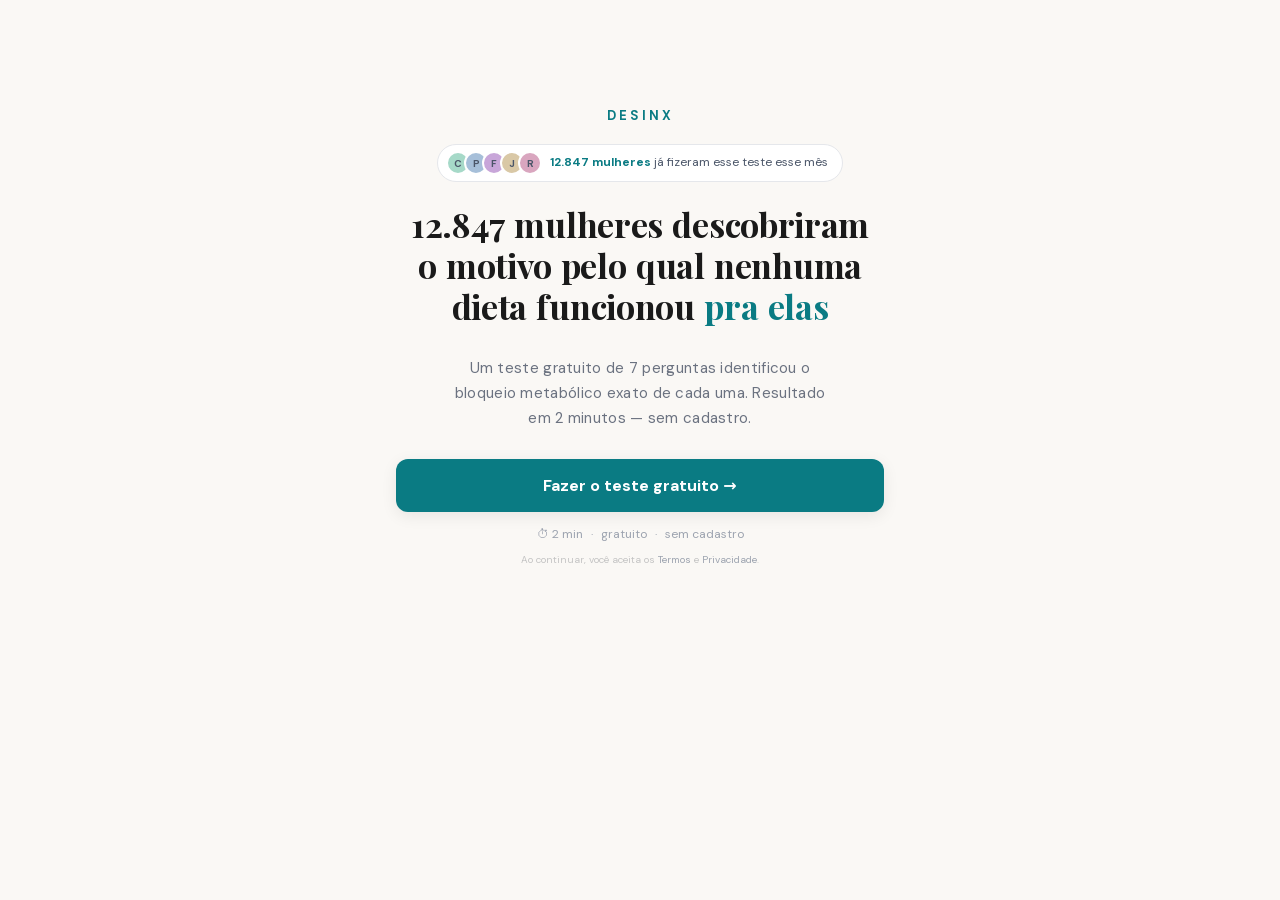
<file: index.html>
<!DOCTYPE html>
<html lang="pt-BR">
<head>
<meta charset="UTF-8">
<meta name="viewport" content="width=device-width, initial-scale=1.0">
<title>Desinx</title>
<meta name="description" content="Descubra por que seu corpo resiste a emagrecer e como inverter isso em 2 minutos.">
<!-- Resource hints for 3rd-party origins -->
<link rel="dns-prefetch" href="https://www.googletagmanager.com">
<link rel="dns-prefetch" href="https://www.google-analytics.com">
<link rel="dns-prefetch" href="https://www.clarity.ms">
<link rel="dns-prefetch" href="https://analytics.tiktok.com">
<link rel="dns-prefetch" href="https://connect.facebook.net">
<link rel="dns-prefetch" href="https://echo.ticto.app">
<!-- Self-hosted fonts: preload critical woff2 files directly (no CDN waterfall) -->
<link rel="preload" href="/fonts/dm-sans-latin.woff2" as="font" type="font/woff2" crossorigin>
<link rel="preload" href="/fonts/playfair-700-latin.woff2" as="font" type="font/woff2" crossorigin>
<!-- Non-blocking styles: critical CSS is inlined below; full CSS loads async -->
<link rel="preload" href="styles.css" as="style" onload="this.rel='stylesheet'">
<noscript><link rel="stylesheet" href="styles.css"></noscript>
<style>
@font-face{font-family:'DM Sans';font-style:normal;font-weight:100 900;font-display:swap;src:url('/fonts/dm-sans-latin-ext.woff2') format('woff2');unicode-range:U+0100-02BA,U+02BD-02C5,U+02C7-02CC,U+02CE-02D7,U+02DD-02FF,U+0304,U+0308,U+0329,U+1D00-1DBF,U+1E00-1E9F,U+1EF2-1EFF,U+2020,U+20A0-20AB,U+20AD-20C0,U+2113,U+2C60-2C7F,U+A720-A7FF}
@font-face{font-family:'DM Sans';font-style:normal;font-weight:100 900;font-display:swap;src:url('/fonts/dm-sans-latin.woff2') format('woff2');unicode-range:U+0000-00FF,U+0131,U+0152-0153,U+02BB-02BC,U+02C6,U+02DA,U+02DC,U+0304,U+0308,U+0329,U+2000-206F,U+20AC,U+2122,U+2191,U+2193,U+2212,U+2215,U+FEFF,U+FFFD}
@font-face{font-family:'Playfair Display';font-style:normal;font-weight:700;font-display:swap;src:url('/fonts/playfair-700-latin-ext.woff2') format('woff2');unicode-range:U+0100-02BA,U+02BD-02C5,U+02C7-02CC,U+02CE-02D7,U+02DD-02FF,U+0304,U+0308,U+0329,U+1D00-1DBF,U+1E00-1E9F,U+1EF2-1EFF,U+2020,U+20A0-20AB,U+20AD-20C0,U+2113,U+2C60-2C7F,U+A720-A7FF}
@font-face{font-family:'Playfair Display';font-style:normal;font-weight:700;font-display:swap;src:url('/fonts/playfair-700-latin.woff2') format('woff2');unicode-range:U+0000-00FF,U+0131,U+0152-0153,U+02BB-02BC,U+02C6,U+02DA,U+02DC,U+0304,U+0308,U+0329,U+2000-206F,U+20AC,U+2122,U+2191,U+2193,U+2212,U+2215,U+FEFF,U+FFFD}
*,*::before,*::after{box-sizing:border-box;margin:0;padding:0}
:root{--primary:#0A7B83;--bg:#FAF8F5;--text:#2D2D2D;--font-body:'DM Sans',system-ui,sans-serif}
body{font-family:var(--font-body);background:var(--bg);color:var(--text);min-height:100vh;-webkit-font-smoothing:antialiased}
.quiz-container{max-width:520px;margin:0 auto;padding:20px 16px;min-height:100vh;display:flex;flex-direction:column}
.progress-bar{display:flex;gap:4px;margin-bottom:32px;padding:0 4px;opacity:0}
.progress-bar.visible{opacity:1}
#stepsContainer{flex:1}
.exit-modal{display:none}
.toast{position:fixed;bottom:20px;left:50%;transform:translateX(-50%) translateY(100px);z-index:50}
.start-hero{display:flex;flex-direction:column;align-items:center;text-align:center;padding:32px 0 24px}
.start-brand{font-size:13px;font-weight:700;letter-spacing:3px;color:#0A7B83;margin-bottom:20px}
.start-social-proof{display:flex;align-items:center;gap:8px;background:#fff;border:1px solid #e5e7eb;border-radius:50px;padding:6px 14px 6px 8px;margin-bottom:22px}
.start-avatars{display:flex}
.start-av{width:24px;height:24px;border-radius:50%;display:flex;align-items:center;justify-content:center;font-size:10px;font-weight:700;color:#4a5568;margin-left:-6px;border:2px solid #fff;flex-shrink:0}
.start-av:first-child{margin-left:0}
.start-proof-text{font-size:12px;color:#4a5568;line-height:1.3}
.start-proof-text strong{color:#0A7B83}
.start-headline{font-family:'Playfair Display',Georgia,serif;font-size:clamp(26px,6vw,34px);font-weight:700;line-height:1.2;color:#1a1a1a;margin-bottom:14px}
.start-headline .rw{color:#0A7B83;transition:opacity 0.25s}
.start-sub{font-size:15px;color:#6b7280;line-height:1.65;margin-bottom:28px;max-width:380px}
.btn-primary{width:100%;padding:16px;background:var(--primary);color:#fff;font-size:16px;font-weight:700;border:none;border-radius:12px;cursor:pointer;font-family:var(--font-body)}
.btn-start-pulse{animation:startPulse 2.5s ease-in-out infinite;margin-bottom:14px}
@keyframes startPulse{0%,100%{box-shadow:0 0 0 0 rgba(10,123,131,0.3)}50%{box-shadow:0 0 0 10px rgba(10,123,131,0)}}
.start-trust{display:flex;align-items:center;gap:8px;font-size:12px;color:#9ca3af;margin-bottom:10px}
.start-legal{font-size:10px;color:#c4c4c4;line-height:1.5}
.start-legal a{color:#9ca3af;text-decoration:none}
.step{display:none;flex-direction:column;flex:1}.step.active{display:flex}
#prerenderedStart{animation:none!important;opacity:1;transform:translateX(0)}
</style>
</head>
<body>
<div class="quiz-container" id="app">
  <div class="progress-bar" id="progressBar">
    <div class="progress-phase" data-phase="1"><div class="progress-phase-label">Diagnóstico</div><div class="progress-phase-bar"></div></div>
    <div class="progress-phase" data-phase="2"><div class="progress-phase-label">Histórico</div><div class="progress-phase-bar"></div></div>
    <div class="progress-phase" data-phase="3"><div class="progress-phase-label">Calibração</div><div class="progress-phase-bar"></div></div>
    <div class="progress-phase" data-phase="4"><div class="progress-phase-label">Perfil</div><div class="progress-phase-bar"></div></div>
  </div>
  <div id="stepsContainer">
    <div class="step active" id="prerenderedStart">
      <div class="start-hero">
        <div class="start-brand">DESINX</div>
        <div class="start-social-proof">
          <div class="start-avatars">
            <span class="start-av" style="background:hsl(160,40%,75%)">C</span>
            <span class="start-av" style="background:hsl(210,40%,75%)">P</span>
            <span class="start-av" style="background:hsl(280,40%,75%)">F</span>
            <span class="start-av" style="background:hsl(40,40%,75%)">J</span>
            <span class="start-av" style="background:hsl(330,40%,75%)">R</span>
          </div>
          <p class="start-proof-text"><strong>12.847 mulheres</strong> já fizeram esse teste esse mês</p>
        </div>
        <h1 class="start-headline" id="startHeadline">12.847 mulheres descobriram o motivo pelo qual nenhuma dieta funcionou <span class="rw">pra elas</span></h1>
        <p class="start-sub">Um teste gratuito de 7 perguntas identificou o bloqueio metabólico exato de cada uma. Resultado em 2 minutos — sem cadastro.</p>
        <button class="btn-primary btn-start-pulse" id="btnStart" fetchpriority="high">Fazer o teste gratuito →</button>
        <div class="start-trust"><span>⏱ 2 min</span><span>·</span><span>gratuito</span><span>·</span><span>sem cadastro</span></div>
        <p class="start-legal">Ao continuar, você aceita os <a href="https://inverta.app/termos" target="_blank" rel="noopener">Termos</a> e <a href="https://inverta.app/privacidade" target="_blank" rel="noopener">Privacidade</a>.</p>
      </div>
    </div>
  </div>
</div>
<div class="toast" id="toast"></div>
<div class="exit-modal" id="exitModal">
  <div class="exit-modal-content">
    <button class="exit-close" onclick="closeExitModal()">×</button>
    <div class="exit-icon">🎁</div>
    <h2 class="exit-title">Você já está na metade da análise.</h2>
    <p class="exit-desc">Faltam poucas perguntas pra montar seu protocolo personalizado. Se sair agora, vai precisar <strong>recomeçar do zero</strong>.</p>
    <button class="btn-primary" onclick="acceptExitOffer()">Continuar minha análise →</button>
    <button class="btn-text" onclick="closeExitModal()">Não, prefiro sair</button>
  </div>
</div>
<script defer src="app.js"></script>
<!-- GA4 stub: queues tracking calls; library loads after 3s -->
<script>window.dataLayer=window.dataLayer||[];function gtag(){dataLayer.push(arguments)}gtag('js',new Date());gtag('config','G-SVD3GJPXWG',{send_page_view:false});</script>
<!-- TikTok stub: load() sets up queue only (no script injection); page() queued -->
<script>!function(w,d,t){w.TiktokAnalyticsObject=t;var ttq=w[t]=w[t]||[];ttq.methods=["page","track","identify","instances","debug","on","off","once","ready","alias","group","enableCookie","disableCookie","holdConsent","revokeConsent","grantConsent"],ttq.setAndDefer=function(t,e){t[e]=function(){t.push([e].concat(Array.prototype.slice.call(arguments,0)))}};for(var i=0;i<ttq.methods.length;i++)ttq.setAndDefer(ttq,ttq.methods[i]);ttq.instance=function(t){for(var e=ttq._i[t]||[],n=0;n<ttq.methods.length;n++)ttq.setAndDefer(e,ttq.methods[n]);return e},ttq.load=function(e,n){var r="https://analytics.tiktok.com/i18n/pixel/events.js";ttq._i=ttq._i||{},ttq._i[e]=[],ttq._i[e]._u=r,ttq._t=ttq._t||{},ttq._t[e]=+new Date,ttq._o=ttq._o||{},ttq._o[e]=n||{}};ttq.load('D58V12JC77UD75S4LAF0');ttq.page()}(window,document,'ttq');</script>
<!-- FB stub: queues init+PageView; fbevents.js loads after 3s -->
<script>!function(f,b,e,v,n,t,s){if(f.fbq)return;n=f.fbq=function(){n.callMethod?n.callMethod.apply(n,arguments):n.queue.push(arguments)};if(!f._fbq)f._fbq=n;n.push=n;n.loaded=!0;n.version='2.0';n.queue=[]}(window,document,'script','https://connect.facebook.net/en_US/fbevents.js');fbq('init','3821122158195597');fbq('track','PageView');</script>
<noscript><img height="1" width="1" style="display:none" src="https://www.facebook.com/tr?id=3821122158195597&ev=PageView&noscript=1"/></noscript>
<!-- All heavy tracking libraries load 3s after page start to keep TBT near zero -->
<script>setTimeout(function(){var d=document,h=d.head,s;s=d.createElement('script');s.async=1;s.src='https://www.googletagmanager.com/gtag/js?id=G-SVD3GJPXWG';h.appendChild(s);s=d.createElement('script');s.async=1;s.src='https://analytics.tiktok.com/i18n/pixel/events.js?sdkid=D58V12JC77UD75S4LAF0&lib=ttq';h.appendChild(s);s=d.createElement('script');s.async=1;s.src='https://connect.facebook.net/en_US/fbevents.js';h.appendChild(s);(function(c,l,a,r,i,t,y){c[a]=c[a]||function(){(c[a].q=c[a].q||[]).push(arguments)};t=l.createElement(r);t.async=1;t.src='https://www.clarity.ms/tag/'+i;y=l.getElementsByTagName(r)[0];y.parentNode.insertBefore(t,y)})(window,document,'clarity','script','wb9na0qdwu');s=d.createElement('script');s.src='https://echo.ticto.app/ticto-echo.min.js';h.appendChild(s)},3000);</script>
</body>
</html>
</file>
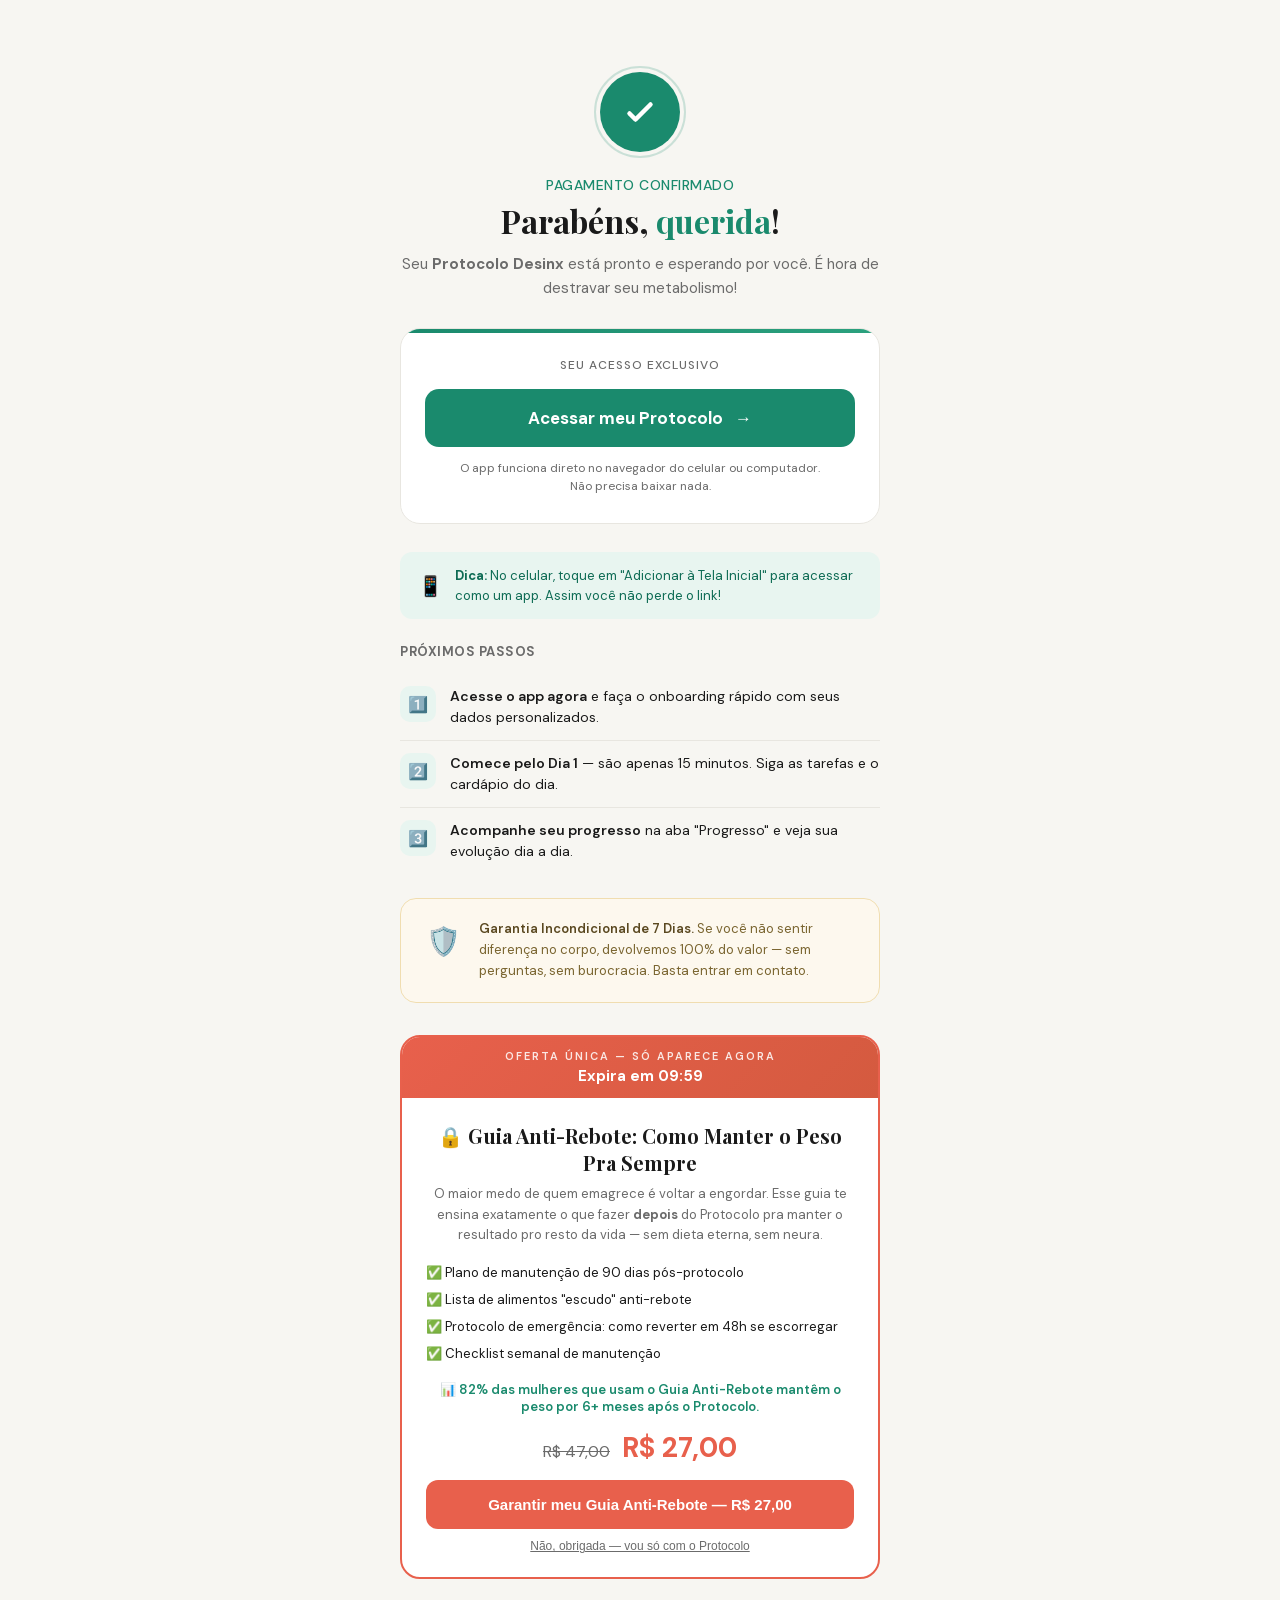
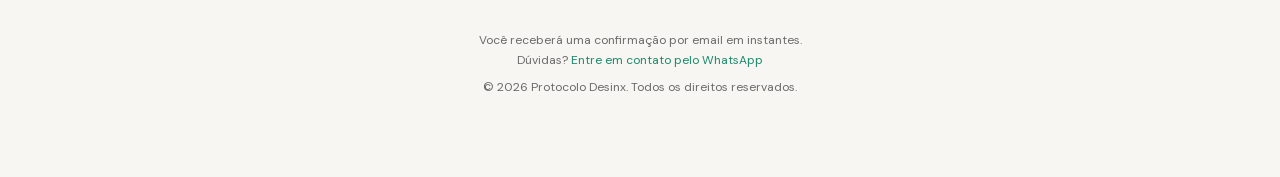
<file: thank-you.html>
<!DOCTYPE html>
<html lang="pt-BR">
<head>
<meta charset="UTF-8">
<meta name="viewport" content="width=device-width, initial-scale=1.0">
<title>Parabéns! Seu Protocolo Desinx está pronto</title>
<!-- Resource hints -->
<link rel="dns-prefetch" href="https://www.googletagmanager.com">
<link rel="dns-prefetch" href="https://www.google-analytics.com">
<link rel="dns-prefetch" href="https://www.clarity.ms">
<link rel="dns-prefetch" href="https://analytics.tiktok.com">
<link rel="dns-prefetch" href="https://connect.facebook.net">
<link rel="dns-prefetch" href="https://midas.ticto.app">
<!-- Self-hosted fonts: direct woff2 preload, no CDN round-trips -->
<link rel="preload" href="/fonts/dm-sans-latin.woff2" as="font" type="font/woff2" crossorigin>
<link rel="preload" href="/fonts/playfair-700-latin.woff2" as="font" type="font/woff2" crossorigin>
<style>
@font-face{font-family:'DM Sans';font-style:normal;font-weight:100 900;font-display:swap;src:url('/fonts/dm-sans-latin-ext.woff2') format('woff2');unicode-range:U+0100-02BA,U+02BD-02C5,U+02C7-02CC,U+02CE-02D7,U+02DD-02FF,U+0304,U+0308,U+0329,U+1D00-1DBF,U+1E00-1E9F,U+1EF2-1EFF,U+2020,U+20A0-20AB,U+20AD-20C0,U+2113,U+2C60-2C7F,U+A720-A7FF}
@font-face{font-family:'DM Sans';font-style:normal;font-weight:100 900;font-display:swap;src:url('/fonts/dm-sans-latin.woff2') format('woff2');unicode-range:U+0000-00FF,U+0131,U+0152-0153,U+02BB-02BC,U+02C6,U+02DA,U+02DC,U+0304,U+0308,U+0329,U+2000-206F,U+20AC,U+2122,U+2191,U+2193,U+2212,U+2215,U+FEFF,U+FFFD}
@font-face{font-family:'Playfair Display';font-style:normal;font-weight:700;font-display:swap;src:url('/fonts/playfair-700-latin-ext.woff2') format('woff2');unicode-range:U+0100-02BA,U+02BD-02C5,U+02C7-02CC,U+02CE-02D7,U+02DD-02FF,U+0304,U+0308,U+0329,U+1D00-1DBF,U+1E00-1E9F,U+1EF2-1EFF,U+2020,U+20A0-20AB,U+20AD-20C0,U+2113,U+2C60-2C7F,U+A720-A7FF}
@font-face{font-family:'Playfair Display';font-style:normal;font-weight:700;font-display:swap;src:url('/fonts/playfair-700-latin.woff2') format('woff2');unicode-range:U+0000-00FF,U+0131,U+0152-0153,U+02BB-02BC,U+02C6,U+02DA,U+02DC,U+0304,U+0308,U+0329,U+2000-206F,U+20AC,U+2122,U+2191,U+2193,U+2212,U+2215,U+FEFF,U+FFFD}
*{margin:0;padding:0;box-sizing:border-box}
:root{
  --green:#1a8a6d;--green-dark:#0d6b54;--green-light:#e8f5f0;--green-glow:#2ba17e;
  --bg:#f7f6f2;--card:#fff;--text:#1a1a1a;--muted:#6b6b6b;--border:#e8e6e0;
  --gold:#d4a853;--gold-bg:#fdf8ee;--gold-border:#f0ddb0;
  --coral:#e8604c;--coral-bg:#fdf0ed;
}
body{font-family:'DM Sans',sans-serif;background:var(--bg);color:var(--text);min-height:100vh;overflow-x:hidden}


.confetti-container{position:fixed;top:0;left:0;width:100%;height:100%;pointer-events:none;z-index:100;overflow:hidden}
.confetti{position:absolute;width:10px;height:10px;top:-10px;opacity:0;animation:confettiFall 3s ease-out forwards}
@keyframes confettiFall{
  0%{opacity:1;transform:translateY(0) rotate(0deg) scale(1)}
  100%{opacity:0;transform:translateY(100vh) rotate(720deg) scale(0.3)}
}


.success-check{width:80px;height:80px;border-radius:50%;background:var(--green);display:flex;align-items:center;justify-content:center;margin:0 auto 24px;animation:scaleIn 0.5s cubic-bezier(0.34,1.56,0.64,1) 0.3s both;position:relative}
.success-check::after{content:'';position:absolute;inset:-6px;border-radius:50%;border:2px solid var(--green);opacity:0.2;animation:ringPulse 2s ease-out 0.8s infinite}
@keyframes scaleIn{from{transform:scale(0);opacity:0}to{transform:scale(1);opacity:1}}
@keyframes ringPulse{0%{transform:scale(1);opacity:0.2}100%{transform:scale(1.4);opacity:0}}
.success-check svg{width:36px;height:36px;stroke:#fff;stroke-width:3;fill:none;stroke-linecap:round;stroke-linejoin:round}
.success-check svg path{stroke-dasharray:30;stroke-dashoffset:30;animation:drawCheck 0.4s ease-out 0.7s forwards}
@keyframes drawCheck{to{stroke-dashoffset:0}}


.container{max-width:520px;margin:0 auto;padding:32px 20px 60px}
.hero{text-align:center;padding:40px 0 0;animation:fadeUp 0.6s ease-out 0.2s both}
@keyframes fadeUp{from{opacity:0;transform:translateY(20px)}to{opacity:1;transform:translateY(0)}}
.greeting{font-size:14px;color:var(--green);font-weight:500;letter-spacing:0.5px;text-transform:uppercase;margin:0 0 8px;animation:fadeUp 0.6s ease-out 0.5s both}
.title{font-family:'Playfair Display',serif;font-size:32px;font-weight:700;line-height:1.2;margin:0 0 12px;animation:fadeUp 0.6s ease-out 0.6s both}
.title span{color:var(--green)}
.subtitle{font-size:15px;color:var(--muted);line-height:1.6;animation:fadeUp 0.6s ease-out 0.7s both}


.cta-card{background:var(--card);border-radius:20px;border:1px solid var(--border);padding:28px 24px;margin:28px 0;text-align:center;animation:fadeUp 0.6s ease-out 0.8s both;position:relative;overflow:hidden}
.cta-card::before{content:'';position:absolute;top:0;left:0;right:0;height:4px;background:linear-gradient(90deg,var(--green),var(--green-glow))}
.cta-label{font-size:12px;color:var(--muted);text-transform:uppercase;letter-spacing:1px;font-weight:500;margin:0 0 16px}
.cta-btn{display:block;width:100%;padding:18px 24px;background:var(--green);color:#fff;font-size:17px;font-weight:700;border:none;border-radius:14px;cursor:pointer;text-decoration:none;transition:all 0.2s;position:relative;overflow:hidden}
.cta-btn:hover{background:var(--green-dark);transform:translateY(-1px);box-shadow:0 8px 24px rgba(26,138,109,0.25)}
.cta-btn:active{transform:translateY(0)}
.cta-btn .arrow{display:inline-block;margin-left:8px;transition:transform 0.2s}
.cta-btn:hover .arrow{transform:translateX(4px)}
.cta-sub{font-size:12px;color:var(--muted);margin:12px 0 0;line-height:1.5}


.steps{margin:24px 0;animation:fadeUp 0.6s ease-out 0.9s both}
.steps-title{font-size:13px;font-weight:700;text-transform:uppercase;letter-spacing:0.5px;color:var(--muted);margin:0 0 14px}
.step{display:flex;gap:14px;align-items:flex-start;padding:12px 0;border-bottom:1px solid var(--border)}
.step:last-child{border:none}
.step-icon{width:36px;height:36px;border-radius:10px;background:var(--green-light);display:flex;align-items:center;justify-content:center;flex-shrink:0;font-size:16px}
.step-text{font-size:14px;line-height:1.5}
.step-text strong{font-weight:600}


.guarantee{background:var(--gold-bg);border:1px solid var(--gold-border);border-radius:16px;padding:20px;display:flex;gap:14px;align-items:flex-start;margin:24px 0;animation:fadeUp 0.6s ease-out 1s both}
.guarantee-icon{width:44px;height:44px;flex-shrink:0;display:flex;align-items:center;justify-content:center;font-size:28px}
.guarantee-text{font-size:13px;line-height:1.6;color:#7a6530}
.guarantee-text strong{color:#5a4820;font-weight:600}


.upsell{background:var(--card);border-radius:20px;border:2px solid var(--coral);margin:32px 0;text-align:center;animation:fadeUp 0.6s ease-out 1.1s both;position:relative;overflow:hidden;transition:opacity 0.4s,max-height 0.5s ease,margin 0.4s,border-width 0.3s}
.upsell-header{background:linear-gradient(135deg,var(--coral),#d45a3f);padding:12px 20px;text-align:center}
.upsell-header-label{font-size:11px;letter-spacing:2px;text-transform:uppercase;color:rgba(255,255,255,0.85);font-weight:600}
.upsell-header-timer{font-size:15px;font-weight:700;color:#fff;margin-top:3px}
.upsell-body{padding:24px}
.upsell-title{font-family:'Playfair Display',serif;font-size:20px;font-weight:600;margin:0 0 8px}
.upsell-desc{font-size:13px;color:var(--muted);line-height:1.6;margin:0 0 6px}
.upsell-stat{font-size:13px;color:var(--green);font-weight:600;margin:10px 0 14px}
.upsell-includes{text-align:left;margin:14px 0}
.upsell-item{font-size:13px;color:var(--text);line-height:1.6;padding:3px 0}
.upsell-price{margin:14px 0}
.upsell-price .old{font-size:16px;color:var(--muted);text-decoration:line-through}
.upsell-price .new{font-size:28px;font-weight:700;color:var(--coral);margin-left:8px}
.upsell-btn{display:block;width:100%;padding:16px;background:var(--coral);color:#fff;font-size:15px;font-weight:700;border:none;border-radius:12px;cursor:pointer;text-decoration:none;transition:all 0.2s;margin:0 0 10px;animation:upsellPulse 2s ease-in-out infinite}
@keyframes upsellPulse{0%,100%{transform:scale(1)}50%{transform:scale(1.03)}}
.upsell-btn:hover{opacity:0.9;transform:translateY(-1px)}
.upsell-skip{font-size:12px;color:var(--muted);cursor:pointer;border:none;background:none;text-decoration:underline;display:block;width:100%;text-align:center}
.upsell-expired{text-align:center;padding:20px;color:var(--muted);font-size:14px}


.footer{text-align:center;padding:20px 0;font-size:12px;color:var(--muted);line-height:1.6;animation:fadeUp 0.6s ease-out 1.2s both}
.footer a{color:var(--green);text-decoration:none}


.save-tip{background:var(--green-light);border-radius:12px;padding:14px 18px;display:flex;gap:12px;align-items:center;margin:16px 0;animation:fadeUp 0.6s ease-out 0.95s both}
.save-tip-icon{font-size:20px;flex-shrink:0}
.save-tip-text{font-size:13px;color:var(--green-dark);line-height:1.5}

@media(max-width:480px){
  .container{padding:20px 16px 40px}
  .title{font-size:26px}
  .cta-card{padding:22px 18px}
  .cta-btn{padding:16px 20px;font-size:16px}
}
</style>

<!-- Tracking stubs: defined here so inline conversion events below can use them -->
<!-- External libraries load async at end of body -->
<script>window.dataLayer=window.dataLayer||[];function gtag(){dataLayer.push(arguments)}gtag('js',new Date());gtag('config','G-SVD3GJPXWG');</script>
<script>window.addEventListener('load',function(){(function(c,l,a,r,i,t,y){c[a]=c[a]||function(){(c[a].q=c[a].q||[]).push(arguments)};t=l.createElement(r);t.async=1;t.src="https://www.clarity.ms/tag/"+i;y=l.getElementsByTagName(r)[0];y.parentNode.insertBefore(t,y)})(window,document,"clarity","script","wb9na0qdwu")},{once:true});</script>
<script>!function(w,d,t){w.TiktokAnalyticsObject=t;var ttq=w[t]=w[t]||[];ttq.methods=["page","track","identify","instances","debug","on","off","once","ready","alias","group","enableCookie","disableCookie","holdConsent","revokeConsent","grantConsent"],ttq.setAndDefer=function(t,e){t[e]=function(){t.push([e].concat(Array.prototype.slice.call(arguments,0)))}};for(var i=0;i<ttq.methods.length;i++)ttq.setAndDefer(ttq,ttq.methods[i]);ttq.instance=function(t){for(var e=ttq._i[t]||[],n=0;n<ttq.methods.length;n++)ttq.setAndDefer(e,ttq.methods[n]);return e},ttq.load=function(e,n){var r="https://analytics.tiktok.com/i18n/pixel/events.js",o=n&&n.partner;ttq._i=ttq._i||{},ttq._i[e]=[],ttq._i[e]._u=r,ttq._t=ttq._t||{},ttq._t[e]=+new Date,ttq._o=ttq._o||{},ttq._o[e]=n||{};n=document.createElement("script");n.type="text/javascript",n.async=!0,n.src=r+"?sdkid="+e+"&lib="+t;e=document.getElementsByTagName("script")[0];e.parentNode.insertBefore(n,e)};ttq.load('D58V12JC77UD75S4LAF0');ttq.page()}(window,document,'ttq');</script>
<script>!function(f,b,e,v,n,t,s){if(f.fbq)return;n=f.fbq=function(){n.callMethod?n.callMethod.apply(n,arguments):n.queue.push(arguments)};if(!f._fbq)f._fbq=n;n.push=n;n.loaded=!0;n.version='2.0';n.queue=[];t=b.createElement(e);t.async=!0;t.src=v;s=b.getElementsByTagName(e)[0];s.parentNode.insertBefore(t,s)}(window,document,'script','https://connect.facebook.net/en_US/fbevents.js');fbq('init','3821122158195597');fbq('track','PageView');</script>
<noscript><img height="1" width="1" style="display:none" src="https://www.facebook.com/tr?id=3821122158195597&ev=PageView&noscript=1"/></noscript>
</head>
<body>

<div class="confetti-container" id="confetti"></div>

<div class="container">
  <div class="hero">
    <div class="success-check">
      <svg viewBox="0 0 24 24"><path d="M5 13l4 4L19 7"/></svg>
    </div>
    <div class="greeting">Pagamento confirmado</div>
    <h1 class="title">Parabéns, <span id="userName">querida</span>!</h1>
    <p class="subtitle">Seu <strong>Protocolo Desinx</strong> está pronto e esperando por você. É hora de destravar seu metabolismo!</p>
  </div>

  <div class="cta-card">
    <div class="cta-label">Seu acesso exclusivo</div>
    <a href="https://app-desinx.vercel.app/" class="cta-btn" id="appLink">
      Acessar meu Protocolo <span class="arrow">→</span>
    </a>
    <p class="cta-sub">O app funciona direto no navegador do celular ou computador.<br>Não precisa baixar nada.</p>
  </div>

  <div class="save-tip">
    <span class="save-tip-icon">📱</span>
    <span class="save-tip-text"><strong>Dica:</strong> No celular, toque em "Adicionar à Tela Inicial" para acessar como um app. Assim você não perde o link!</span>
  </div>

  <div class="steps">
    <div class="steps-title">Próximos passos</div>
    <div class="step">
      <div class="step-icon">1️⃣</div>
      <div class="step-text"><strong>Acesse o app agora</strong> e faça o onboarding rápido com seus dados personalizados.</div>
    </div>
    <div class="step">
      <div class="step-icon">2️⃣</div>
      <div class="step-text"><strong>Comece pelo Dia 1</strong> — são apenas 15 minutos. Siga as tarefas e o cardápio do dia.</div>
    </div>
    <div class="step">
      <div class="step-icon">3️⃣</div>
      <div class="step-text"><strong>Acompanhe seu progresso</strong> na aba "Progresso" e veja sua evolução dia a dia.</div>
    </div>
  </div>

  <div class="guarantee">
    <div class="guarantee-icon">🛡️</div>
    <div class="guarantee-text">
      <strong>Garantia Incondicional de 7 Dias.</strong> Se você não sentir diferença no corpo, devolvemos 100% do valor — sem perguntas, sem burocracia. Basta entrar em contato.
    </div>
  </div>

  <div class="upsell" id="upsellSection">
    <div class="upsell-header">
      <div class="upsell-header-label">Oferta única — só aparece agora</div>
      <div class="upsell-header-timer">Expira em <span id="upsellTimer">10:00</span></div>
    </div>
    <div class="upsell-body">
      <h2 class="upsell-title">🔒 Guia Anti-Rebote: Como Manter o Peso Pra Sempre</h2>
      <p class="upsell-desc">O maior medo de quem emagrece é voltar a engordar. Esse guia te ensina exatamente o que fazer <strong>depois</strong> do Protocolo pra manter o resultado pro resto da vida — sem dieta eterna, sem neura.</p>
      <div class="upsell-includes">
        <div class="upsell-item">✅ Plano de manutenção de 90 dias pós-protocolo</div>
        <div class="upsell-item">✅ Lista de alimentos "escudo" anti-rebote</div>
        <div class="upsell-item">✅ Protocolo de emergência: como reverter em 48h se escorregar</div>
        <div class="upsell-item">✅ Checklist semanal de manutenção</div>
      </div>
      <p class="upsell-stat" id="upsellStat">📊 82% das mulheres que usam o Guia Anti-Rebote mantêm o peso por 6+ meses após o Protocolo.</p>
      <div class="upsell-price">
        <span class="old">R$ 47,00</span>
        <span class="new">R$ 27,00</span>
      </div>
      <button type="button" class="ticto-upsell-button upsell-btn" data-offer-code="0772BBDD6">Garantir meu Guia Anti-Rebote — R$ 27,00</button>
      <button type="button" class="ticto-refuse-button upsell-skip" onclick="skipUpsell()">Não, obrigada — vou só com o Protocolo</button>
    </div>
  </div>

  <div class="footer">
    <p>Você receberá uma confirmação por email em instantes.</p>
    <p>Dúvidas? <a href="#">Entre em contato pelo WhatsApp</a></p>
    <p style="margin-top:8px">© 2026 Protocolo Desinx. Todos os direitos reservados.</p>
  </div>
</div>

<script>
// Capture URL params from Ticto
const params = new URLSearchParams(window.location.search);
const name = params.get('name') || params.get('first_name') || '';
const email = params.get('email') || '';
const phone = params.get('phone') || '';
const plan = params.get('plan') || params.get('offer') || '';

// Google Analytics 4: Purchase
if (typeof gtag !== 'undefined') {
  const gaPlanValues = { essential: 39.90, premium: 67.00 };
  const gaValue = gaPlanValues[plan] || 67.00;
  gtag('event', 'purchase', {
    transaction_id: Date.now().toString(),
    currency: 'BRL',
    value: gaValue,
    items: [{
      item_id: 'desinx_' + (plan || 'premium'),
      item_name: 'Protocolo Desinx ' + (plan || 'premium'),
      price: gaValue,
      quantity: 1,
    }]
  });
}

// TikTok Pixel: identificar usuário e disparar Purchase
if (typeof ttq !== 'undefined') {
  // Identify com os dados que a Ticto passa na URL
  if (email || phone) {
    ttq.identify({
      email: email ? decodeURIComponent(email) : '',
      phone_number: phone ? decodeURIComponent(phone) : '',
    });
  }

  // Purchase — detecta o plano e o valor correto
  const planValues = { essential: 39.90, premium: 67.00 };
  const purchaseValue = planValues[plan] || 67.00;

  ttq.track('PlaceAnOrder', {
    content_name: 'compra_desinx_' + (plan || 'premium'),
    content_type: 'product',
    content_id: 'desinx_' + (plan || 'premium'),
    quantity: 1,
    price: purchaseValue,
    value: purchaseValue,
    currency: 'BRL',
  });
}

// Meta Pixel: Purchase
if (typeof fbq !== 'undefined') {
  const fbPlanValues = { essential: 39.90, premium: 67.00 };
  const fbValue = fbPlanValues[plan] || 67.00;
  fbq('track', 'Purchase', {
    content_name: 'compra_desinx_' + (plan || 'premium'),
    content_ids: ['desinx_' + (plan || 'premium')],
    content_type: 'product',
    num_items: 1,
    value: fbValue,
    currency: 'BRL',
  });
}

// Personalize with name
if (name) {
  const firstName = decodeURIComponent(name).split(' ')[0];
  document.getElementById('userName').textContent = firstName;
}

// Build app link with user data
const appBase = 'https://app-desinx.vercel.app/';
const appParams = new URLSearchParams();
appParams.set('token', 'DESINX2024ACCESS'); // token que libera o registro no app
if (name) appParams.set('name', decodeURIComponent(name));
if (email) appParams.set('email', decodeURIComponent(email));
if (plan) appParams.set('plan', decodeURIComponent(plan));
const appUrl = `${appBase}?${appParams}`;
document.getElementById('appLink').href = appUrl;

// Upsell button — replace with Ticto one-click-buy link
// Upsell gerenciado pelo Ticto One Click Buy (data-offer-code='0772BBDD6')

// Upsell countdown timer
let upsellSeconds = 10 * 60;
const upsellTimerEl = document.getElementById('upsellTimer');
const upsellSection = document.getElementById('upsellSection');

const upsellTick = setInterval(() => {
  upsellSeconds--;
  if (upsellSeconds <= 0) {
    clearInterval(upsellTick);
    upsellSection.innerHTML = '<div class="upsell-expired">⏰ Esta oferta expirou.</div>';
    return;
  }
  const min = Math.floor(upsellSeconds / 60);
  const sec = upsellSeconds % 60;
  upsellTimerEl.textContent = `${String(min).padStart(2, '0')}:${String(sec).padStart(2, '0')}`;
}, 1000);

// Skip upsell with animation
function skipUpsell() {
  upsellSection.style.opacity = '0';
  upsellSection.style.maxHeight = '0';
  upsellSection.style.overflow = 'hidden';
  upsellSection.style.marginBottom = '0';
  upsellSection.style.marginTop = '0';
  upsellSection.style.borderWidth = '0';
  setTimeout(() => upsellSection.remove(), 500);
}

// Confetti animation
function createConfetti() {
  const container = document.getElementById('confetti');
  const colors = ['#1a8a6d', '#2ba17e', '#5fffb1', '#d4a853', '#e8604c', '#ffd700', '#ff6b9d'];
  const shapes = ['circle', 'square'];
  
  for (let i = 0; i < 60; i++) {
    const el = document.createElement('div');
    el.className = 'confetti';
    const color = colors[Math.floor(Math.random() * colors.length)];
    const shape = shapes[Math.floor(Math.random() * shapes.length)];
    const size = Math.random() * 8 + 6;
    
    el.style.cssText = `
      left: ${Math.random() * 100}%;
      width: ${size}px;
      height: ${size}px;
      background: ${color};
      border-radius: ${shape === 'circle' ? '50%' : '2px'};
      animation-delay: ${Math.random() * 0.8}s;
      animation-duration: ${2 + Math.random() * 2}s;
    `;
    container.appendChild(el);
  }
  
  setTimeout(() => container.remove(), 5000);
}

createConfetti();
</script>

<!-- GA4 library loads async (stub is initialized in head) -->
<script async src="https://www.googletagmanager.com/gtag/js?id=G-SVD3GJPXWG"></script>
<script async src="https://midas.ticto.app/oneclickbuy.js"></script>
</body>
</html>
</file>
<file: styles.css>
@font-face{font-family:'DM Sans';font-style:normal;font-weight:100 900;font-display:swap;src:url('/fonts/dm-sans-latin-ext.woff2') format('woff2');unicode-range:U+0100-02BA,U+02BD-02C5,U+02C7-02CC,U+02CE-02D7,U+02DD-02FF,U+0304,U+0308,U+0329,U+1D00-1DBF,U+1E00-1E9F,U+1EF2-1EFF,U+2020,U+20A0-20AB,U+20AD-20C0,U+2113,U+2C60-2C7F,U+A720-A7FF}
@font-face{font-family:'DM Sans';font-style:normal;font-weight:100 900;font-display:swap;src:url('/fonts/dm-sans-latin.woff2') format('woff2');unicode-range:U+0000-00FF,U+0131,U+0152-0153,U+02BB-02BC,U+02C6,U+02DA,U+02DC,U+0304,U+0308,U+0329,U+2000-206F,U+20AC,U+2122,U+2191,U+2193,U+2212,U+2215,U+FEFF,U+FFFD}
@font-face{font-family:'Playfair Display';font-style:normal;font-weight:700;font-display:swap;src:url('/fonts/playfair-700-latin-ext.woff2') format('woff2');unicode-range:U+0100-02BA,U+02BD-02C5,U+02C7-02CC,U+02CE-02D7,U+02DD-02FF,U+0304,U+0308,U+0329,U+1D00-1DBF,U+1E00-1E9F,U+1EF2-1EFF,U+2020,U+20A0-20AB,U+20AD-20C0,U+2113,U+2C60-2C7F,U+A720-A7FF}
@font-face{font-family:'Playfair Display';font-style:normal;font-weight:700;font-display:swap;src:url('/fonts/playfair-700-latin.woff2') format('woff2');unicode-range:U+0000-00FF,U+0131,U+0152-0153,U+02BB-02BC,U+02C6,U+02DA,U+02DC,U+0304,U+0308,U+0329,U+2000-206F,U+20AC,U+2122,U+2191,U+2193,U+2212,U+2215,U+FEFF,U+FFFD}
*,*::before,*::after{box-sizing:border-box;margin:0;padding:0}
:root{--primary:#0A7B83;--primary-light:#0a7b8318;--primary-mid:#0a7b8340;--accent:#17B8A2;--accent-light:#17b8a220;--bg:#FAF8F5;--bg-card:#FFFFFF;--text:#2D2D2D;--text-light:#6B7280;--coral:#E85D4A;--coral-light:#e85d4a15;--danger:#DC2626;--shadow-sm:0 1px 3px rgba(0,0,0,0.06);--shadow-md:0 4px 16px rgba(0,0,0,0.08);--shadow-lg:0 8px 32px rgba(0,0,0,0.12);--radius:12px;--radius-lg:16px;--font-body:'DM Sans',system-ui,sans-serif;--font-display:'Playfair Display',Georgia,serif;--transition:all 0.25s cubic-bezier(0.4,0,0.2,1)}
html{scroll-behavior:smooth}
body{font-family:var(--font-body);background:var(--bg);color:var(--text);min-height:100vh;overflow-x:hidden;-webkit-font-smoothing:antialiased}
.quiz-container{max-width:520px;margin:0 auto;padding:20px 16px;min-height:100vh;display:flex;flex-direction:column}
.progress-bar{display:flex;gap:4px;margin-bottom:32px;padding:0 4px;opacity:0;transform:translateY(-10px);transition:var(--transition)}
.progress-bar.visible{opacity:1;transform:translateY(0)}
.progress-phase{flex:1;text-align:center}
.progress-phase-label{font-size:10px;font-weight:600;letter-spacing:0.08em;text-transform:uppercase;color:var(--text-light);margin-bottom:6px;transition:color 0.3s}
.progress-phase.active .progress-phase-label{color:var(--primary)}
.progress-phase.done .progress-phase-label{color:var(--accent)}
.progress-phase-bar{height:4px;border-radius:4px;background:#E5E7EB;transition:background 0.4s}
.progress-phase.active .progress-phase-bar{background:var(--primary)}
.progress-phase.done .progress-phase-bar{background:var(--accent)}
.step{display:none;flex-direction:column;flex:1;animation:stepIn 0.35s cubic-bezier(0.4,0,0.2,1) forwards}
.step.active{display:flex}
@keyframes stepIn{from{opacity:0;transform:translateX(30px)}
to{opacity:1;transform:translateX(0)}
}
@keyframes fadeIn{from{opacity:0;transform:translateY(12px)}
to{opacity:1;transform:translateY(0)}
}
.logo-wrap{display:flex;align-items:center;justify-content:center;margin-top:0;margin-bottom:2px;padding-top:0}
.logo-wrap img{height:72px;width:auto;max-width:180px;object-fit:contain;display:block}
.logo-text{font-family:var(--font-display);font-size:28px;font-weight:700;color:var(--primary);letter-spacing:-0.5px}
.logo-text span{color:var(--accent)}
.step-question{font-family:var(--font-display);font-size:26px;font-weight:700;line-height:1.15;color:var(--text);margin-top:0;margin-bottom:6px;text-wrap:balance}
.step-subtitle{font-size:15px;color:var(--text-light);line-height:1.4;margin-top:0;margin-bottom:14px}
.step-microcopy{font-size:13px;color:var(--text-light);margin-top:0;margin-bottom:10px;font-style:italic}
.options-grid{display:grid;gap:10px;margin-bottom:14px}
.option-card{display:flex;align-items:center;gap:12px;padding:14px 16px;border:2px solid #E5E7EB;border-radius:var(--radius);background:var(--bg-card);cursor:pointer;transition:var(--transition);font-size:15px;font-weight:500;user-select:none;box-shadow:var(--shadow-sm)}
.option-card:hover{border-color:var(--primary-mid);background:var(--primary-light)}
.option-card.selected{border-color:var(--primary);background:var(--primary-light);box-shadow:0 0 0 1px var(--primary),var(--shadow-sm)}
.option-card .icon{font-size:22px;flex-shrink:0;width:32px;text-align:center}
.option-card .label{flex:1}
.option-card .check{width:22px;height:22px;border-radius:50%;border:2px solid #D1D5DB;display:flex;align-items:center;justify-content:center;transition:var(--transition);flex-shrink:0}
.option-card.selected .check{border-color:var(--primary);background:var(--primary)}
.option-card.selected .check::after{content:'✓';color:white;font-size:13px;font-weight:700}
.btn-primary{width:100%;padding:16px 24px;border:none;border-radius:var(--radius);background:var(--primary);color:white;font-family:var(--font-body);font-size:16px;font-weight:600;cursor:pointer;transition:var(--transition);box-shadow:var(--shadow-md);margin-top:auto;margin-bottom:20px;position:relative;overflow:hidden}
.btn-primary::before{content:'';position:absolute;inset:0;background:linear-gradient(135deg,rgba(255,255,255,0.15),transparent);opacity:0;transition:opacity 0.3s ease}
.btn-primary:hover{background:#086b72;transform:translateY(-2px);box-shadow:0 12px 24px rgba(10,123,131,0.35)}
.btn-primary:hover::before{opacity:1}
.btn-primary:active{transform:translateY(0)}
.btn-primary:disabled{opacity:0.4;cursor:not-allowed;transform:none;box-shadow:none}
.sticky-cta{position:fixed;bottom:0;left:0;right:0;padding:12px 16px;padding-bottom:max(12px,env(safe-area-inset-bottom));background:linear-gradient(to top,var(--bg) 70%,transparent);z-index:50}
.sticky-cta .btn-primary{max-width:520px;margin:0 auto;display:block}
.start-hero{padding:12px 0 24px;display:flex;flex-direction:column;align-items:center;text-align:center}
.start-headline{font-family:var(--font-display);font-size:clamp(22px,7vw,34px);font-weight:700;line-height:1.2;letter-spacing:-0.3px;margin-bottom:12px;color:var(--text);word-spacing:0.05em;hyphens:none;text-wrap:balance;text-align:center}
.start-headline .rw{color:var(--primary);display:inline;transition:opacity 0.3s;white-space:normal}
.start-sub{font-size:15px;color:var(--text-light);line-height:1.7;margin:16px 0 32px;letter-spacing:0.3px;text-align:center}
.review-card{display:flex;align-items:flex-start;gap:12px;padding:14px;background:var(--bg-card);border-radius:var(--radius);box-shadow:var(--shadow-sm);border:1px solid #f0eeeb;margin-bottom:8px;animation:fadeIn 0.4s ease both}
.review-card:nth-child(2){animation-delay:0.1s}
.review-card:nth-child(3){animation-delay:0.15s}
.review-avatar{width:40px;height:40px;border-radius:50%;object-fit:cover;flex-shrink:0;border:2px solid #f0eeeb}
.review-body{flex:1;min-width:0}
.review-stars{color:#F59E0B;font-size:13px;letter-spacing:0.5px;margin-bottom:4px}
.review-quote{font-size:13px;line-height:1.5;color:var(--text);margin-bottom:4px}
.review-author{font-size:12px;color:var(--text-light);font-weight:600}
.legal-wrap{margin:14px 0}
.legal-check{display:flex;align-items:flex-start;gap:10px;font-size:13px;color:var(--text-light);line-height:1.6;cursor:pointer;transition:var(--transition)}
.legal-check input{margin-top:2px;accent-color:var(--primary);width:18px;height:18px;min-width:18px;flex-shrink:0;cursor:pointer}
.legal-check span{flex:1;display:block}
.legal-check a{color:var(--primary);text-decoration:none;font-weight:600;border-bottom:1px solid rgba(10,123,131,0.3);transition:var(--transition)}
.legal-check a:hover{border-bottom-color:var(--primary);color:#086b72}
.legal-error{font-size:11px;color:var(--danger);margin-top:6px;display:none;animation:fadeIn 0.2s ease;padding-left:24px}
.legal-error.visible{display:block}
.legal-check.shake{animation:shake 0.4s ease}
.legal-check.error-state{color:var(--danger)}
.legal-check.error-state input{outline:2px solid var(--danger);outline-offset:1px}
@keyframes shake{0%,100%{transform:translateX(0)}
20%,60%{transform:translateX(-6px)}
40%,80%{transform:translateX(6px)}
}
.transition-screen{text-align:center;padding:24px 0}
.transition-screen .icon-big{font-size:64px;margin-bottom:20px}
.transition-screen .headline{font-family:var(--font-display);font-size:24px;font-weight:700;line-height:1.3;margin-bottom:16px;color:var(--text);hyphens:none;text-wrap:balance}
.transition-screen .body-text{font-size:15px;line-height:1.7;color:var(--text-light);margin-bottom:16px}
.transition-screen .highlight{background:var(--primary-light);border-left:3px solid var(--primary);padding:14px 16px;border-radius:0 var(--radius) var(--radius) 0;font-size:14px;color:var(--primary);font-weight:500;margin:20px 0;text-align:left;line-height:1.6}
.input-group{margin-bottom:20px}
.input-group label{display:block;font-size:14px;font-weight:600;color:var(--text);margin-bottom:8px}
.input-row{display:flex;gap:8px;align-items:center}
.input-field{flex:1;padding:14px 16px;border:2px solid #E5E7EB;border-radius:var(--radius);font-family:var(--font-body);font-size:16px;color:var(--text);background:var(--bg-card);transition:border-color 0.2s;-moz-appearance:textfield}
.input-field::-webkit-inner-spin-button{-webkit-appearance:none}
.input-field:focus{outline:none;border-color:var(--primary)}
.input-field.input-error{border-color:var(--danger)}
.input-unit{font-size:14px;font-weight:600;color:var(--text-light);min-width:30px}
.input-hint{font-size:11px;color:var(--text-light);margin-top:4px;display:block}
.input-error-msg{font-size:12px;color:var(--danger);margin-top:4px;display:none;animation:fadeIn 0.2s ease}
.input-error-msg.visible{display:block}
.feedback-badge{display:none;padding:10px 14px;border-radius:var(--radius);font-size:13px;font-weight:500;margin-top:12px;background:var(--accent-light);color:var(--primary);animation:fadeIn 0.3s ease;line-height:1.5}
.feedback-badge.visible{display:block}
.feedback-badge.error{background:#fef2f2;color:var(--danger)}
.text-field{width:100%;padding:14px 16px;border:2px solid #E5E7EB;border-radius:var(--radius);font-family:var(--font-body);font-size:16px;color:var(--text);background:var(--bg-card);transition:border-color 0.2s;margin-bottom:16px}
.text-field:focus{outline:none;border-color:var(--primary)}
.justify-text{font-size:12px;color:var(--text-light);line-height:1.5;margin-top:4px;margin-bottom:16px}
.loading-screen{display:flex;flex-direction:column;align-items:center;justify-content:center;text-align:center;flex:1;padding:40px 0}
.loading-screen .headline{font-family:var(--font-display);font-size:24px;font-weight:700;margin-bottom:32px;color:var(--text);hyphens:none;text-wrap:balance}
.loading-bar-wrap{width:100%;max-width:320px;height:6px;background:#E5E7EB;border-radius:6px;overflow:hidden;margin-bottom:24px}
.loading-bar-fill{height:100%;background:linear-gradient(90deg,var(--primary),var(--accent));border-radius:6px;width:0%;transition:width 0.3s linear}
.loading-text{font-size:15px;color:var(--text-light);min-height:24px;transition:opacity 0.3s}
.water-ripple{width:80px;height:80px;margin:0 auto 24px;position:relative}
.water-ripple::before,.water-ripple::after{content:'';position:absolute;inset:0;border-radius:50%;border:2px solid var(--primary);opacity:0;animation:ripple 2s ease-out infinite}
.water-ripple::after{animation-delay:0.6s}
@keyframes ripple{0%{transform:scale(0.3);opacity:0.8}
100%{transform:scale(1.2);opacity:0}
}
.water-drop{position:absolute;top:50%;left:50%;transform:translate(-50%,-50%);font-size:32px}
.result-header{text-align:center;margin-bottom:28px}
.result-header .headline{font-family:var(--font-display);font-size:26px;font-weight:700;margin-bottom:8px;hyphens:none;text-wrap:balance}
.result-header .sub{font-size:15px;color:var(--text-light);line-height:1.5}
.benefits-grid{display:grid;grid-template-columns:1fr 1fr;gap:12px;margin-bottom:28px}
.benefit-card{padding:16px;border-radius:var(--radius);background:var(--bg-card);box-shadow:var(--shadow-sm);border:1px solid #f0eeeb;text-align:center;animation:fadeIn 0.4s ease both}
.benefit-card:nth-child(2){animation-delay:0.1s}
.benefit-card:nth-child(3){animation-delay:0.2s}
.benefit-card:nth-child(4){animation-delay:0.3s}
.benefit-card .b-icon{font-size:28px;margin-bottom:8px}
.benefit-card .b-title{font-size:14px;font-weight:700;color:var(--text);margin-bottom:4px}
.benefit-card .b-desc{font-size:12px;color:var(--text-light);line-height:1.4}
.plan-preview{background:var(--bg-card);border-radius:var(--radius-lg);padding:20px;box-shadow:var(--shadow-sm);border:1px solid #f0eeeb;margin-bottom:28px}
.plan-preview h3{font-size:16px;font-weight:700;color:var(--primary);margin-bottom:12px}
.plan-day{display:flex;align-items:center;gap:10px;padding:8px 0;border-bottom:1px solid #f5f3f0;font-size:13px}
.plan-day:last-child{border-bottom:none}
.plan-day .day-num{width:28px;height:28px;border-radius:50%;background:var(--primary-light);color:var(--primary);font-weight:700;font-size:11px;display:flex;align-items:center;justify-content:center;flex-shrink:0}
.estimate-box{background:linear-gradient(135deg,var(--primary-light),var(--accent-light));border-radius:var(--radius);padding:16px;text-align:center;margin-bottom:24px;border:1px solid var(--primary-mid)}
.estimate-box .big{font-family:var(--font-display);font-size:28px;font-weight:700;color:var(--primary)}
.estimate-box .small{font-size:13px;color:var(--text-light);margin-top:4px}
.result-wrap{display:block}
.btn-result{margin-top:24px;margin-bottom:24px}
.pricing-header{text-align:center;margin-bottom:24px}
.pricing-header .headline{font-family:var(--font-display);font-size:24px;font-weight:700;margin-bottom:12px;hyphens:none;text-wrap:balance}
.timer-bar{display:inline-flex;align-items:center;gap:8px;padding:10px 20px;border-radius:99px;background:var(--coral-light);color:var(--coral);font-size:14px;font-weight:600;margin-bottom:24px}
.pricing-cards{display:flex;flex-direction:column;gap:12px;margin-bottom:24px}
.price-card{display:flex;align-items:center;justify-content:space-between;padding:16px;border:2px solid #E5E7EB;border-radius:var(--radius);background:var(--bg-card);cursor:pointer;transition:var(--transition);position:relative}
.price-card:hover{border-color:var(--primary-mid)}
.price-card.selected{border-color:var(--primary);box-shadow:0 0 0 1px var(--primary)}
.price-card.featured{border-color:var(--primary)}
.price-card .badge{position:absolute;top:-11px;left:50%;transform:translateX(-50%);background:var(--primary);color:white;padding:3px 14px;border-radius:99px;font-size:11px;font-weight:700;letter-spacing:0.03em;text-transform:uppercase;white-space:nowrap}
.price-left{display:flex;align-items:center;gap:12px}
.price-radio{width:20px;height:20px;border-radius:50%;border:2px solid #D1D5DB;display:flex;align-items:center;justify-content:center;transition:var(--transition);flex-shrink:0}
.price-card.selected .price-radio{border-color:var(--primary);background:var(--primary)}
.price-card.selected .price-radio::after{content:'';width:8px;height:8px;border-radius:50%;background:white}
.price-name{font-size:15px;font-weight:600}
.price-detail{font-size:12px;color:var(--text-light)}
.price-right{text-align:right}
.price-value{font-size:20px;font-weight:700;color:var(--primary)}
.price-per{font-size:12px;color:var(--text-light)}
.guarantee-box{display:flex;align-items:flex-start;gap:12px;padding:16px;border-radius:var(--radius);background:var(--accent-light);border:1px solid rgba(23,184,162,0.2);margin-bottom:20px}
.guarantee-box .g-icon{font-size:24px;flex-shrink:0}
.guarantee-box .g-title{font-size:14px;font-weight:700;color:var(--text);margin-bottom:2px}
.guarantee-box .g-text{font-size:13px;color:var(--text-light);line-height:1.5}
.payment-methods{display:flex;justify-content:center;gap:16px;margin:16px 0 8px;font-size:12px;color:var(--text-light)}
.pricing-reviews{margin-top:24px}
.p-review{padding:14px;background:var(--bg-card);border-radius:var(--radius);box-shadow:var(--shadow-sm);margin-bottom:10px;border:1px solid #f0eeeb;display:flex;align-items:flex-start;gap:12px}
.p-review .review-avatar{width:36px;height:36px}
.p-review .p-body{flex:1}
.p-review .stars{color:#F59E0B;font-size:12px;margin-bottom:4px}
.p-review .text{font-size:13px;line-height:1.5;color:var(--text);margin-bottom:4px;font-style:italic}
.p-review .author{font-size:12px;color:var(--text-light);font-weight:600}
.thankyou{text-align:center;padding:40px 0}
.thankyou .big-check{font-size:64px;margin-bottom:16px}
.thankyou .headline{font-family:var(--font-display);font-size:26px;font-weight:700;margin-bottom:8px}
.thankyou .sub{font-size:15px;color:var(--text-light);margin-bottom:32px}
.step-list{text-align:left;margin-bottom:32px}
.step-item{display:flex;align-items:center;gap:12px;padding:14px 0;border-bottom:1px solid #f0eeeb;font-size:15px}
.step-item:last-child{border-bottom:none}
.step-item .s-num{width:32px;height:32px;border-radius:50%;background:var(--primary);color:white;font-weight:700;font-size:14px;display:flex;align-items:center;justify-content:center;flex-shrink:0}
.upsell-box{padding:20px;border-radius:var(--radius-lg);background:linear-gradient(135deg,var(--primary-light),var(--accent-light));border:1px solid var(--primary-mid)}
.upsell-box h3{font-size:16px;font-weight:700;margin-bottom:4px}
.upsell-box p{font-size:13px;color:var(--text-light);margin-bottom:12px}
.upsell-box .price{font-size:22px;font-weight:700;color:var(--primary);margin-bottom:12px}
.toast{position:fixed;bottom:90px;left:50%;transform:translateX(-50%) translateY(80px);background:var(--text);color:white;padding:12px 20px;border-radius:var(--radius);font-size:14px;font-weight:500;z-index:100;opacity:0;pointer-events:none;transition:all 0.4s cubic-bezier(0.4,0,0.2,1);max-width:90%;text-align:center;box-shadow:var(--shadow-lg)}
.toast.show{opacity:1;transform:translateX(-50%) translateY(0)}
.iti{width:100%;display:block}
.iti__country-list{font-family:var(--font-body);color:var(--text);border-radius:8px;box-shadow:var(--shadow-md);border:1px solid #E5E7EB}
.price-anchoring{background:white;border-radius:var(--radius);padding:16px;margin-bottom:24px;border:1px solid #E5E7EB}
.anchor-item{display:flex;justify-content:space-between;font-size:14px;color:var(--text-light);margin-bottom:8px}
.anchor-item.total{border-top:1px solid #E5E7EB;padding-top:8px;margin-top:8px;font-weight:600;color:var(--text)}
.anchor-highlight{background:var(--primary-light);color:var(--primary-dark);padding:10px;border-radius:6px;text-align:center;font-weight:700;margin-top:12px;font-size:15px}
.guarantee-badge{background:#F0FDF4;color:#166534;border:1px solid #BBF7D0;padding:12px;border-radius:var(--radius);text-align:center;font-weight:600;font-size:14px;margin-bottom:20px}
.exit-modal{position:fixed;inset:0;background:rgba(0,0,0,0.6);z-index:1000;display:flex;align-items:center;justify-content:center;padding:20px;opacity:0;pointer-events:none;transition:opacity 0.3s}
.exit-modal.visible{opacity:1;pointer-events:auto}
.exit-modal-content{background:white;border-radius:16px;padding:32px 24px;max-width:400px;width:100%;text-align:center;position:relative;transform:translateY(20px);transition:transform 0.3s}
.exit-modal.visible .exit-modal-content{transform:translateY(0)}
.exit-close{position:absolute;top:12px;right:16px;background:none;border:none;font-size:24px;color:var(--text-light);cursor:pointer}
.exit-icon{font-size:48px;margin-bottom:16px}
.exit-title{font-family:var(--font-display);font-size:24px;font-weight:700;margin-bottom:12px;color:var(--text);line-height:1.2}
.exit-desc{color:var(--text-light);margin-bottom:24px;line-height:1.5}
.btn-text{background:none;border:none;color:var(--text-light);font-size:14px;text-decoration:underline;cursor:pointer;margin-top:12px}
@media (min-width:640px){.quiz-container{padding:32px 24px}
.step-question{font-size:28px}
.options-grid.two-col{grid-template-columns:1fr 1fr}
}
.guarantee-block{display:flex;align-items:flex-start;gap:14px;padding:20px;border-radius:var(--radius-lg);background:linear-gradient(135deg,#f0fdf4,#ecfdf5);border:2px solid #86efac;margin-bottom:24px}
.guarantee-block .guarantee-icon{font-size:32px;flex-shrink:0}
.guarantee-block .guarantee-text strong{font-size:15px;color:var(--text);display:block;margin-bottom:4px}
.guarantee-block .guarantee-text p{font-size:13px;color:var(--text-light);line-height:1.5;margin:0}
.badge-save{background:linear-gradient(135deg,#059669,#10b981) !important;color:#fff !important}
.dynamic-feedback{display:none;padding:14px 18px;border-radius:10px;background:linear-gradient(135deg,var(--primary-light),var(--accent-light));border-left:4px solid var(--primary);font-size:13.5px;line-height:1.55;color:var(--text);margin:12px 0 8px;animation:fadeIn 0.35s ease both}
.dynamic-feedback.visible{display:block}
.diagnosis-card{background:linear-gradient(135deg,#fef2f2,#fff7ed);border:2px solid #f97316;border-radius:14px;padding:20px;margin:20px 0;text-align:center}
.diagnosis-label{font-size:11px;letter-spacing:2px;text-transform:uppercase;color:#9a3412;font-weight:700;margin-bottom:8px}
.diagnosis-name{font-family:var(--font-display);font-size:20px;font-weight:700;color:#c2410c;margin-bottom:8px}
.diagnosis-desc{font-size:14px;color:var(--text);line-height:1.5;margin-bottom:6px}
.diagnosis-explain{font-size:13px;color:var(--text-light);font-style:italic;margin-top:8px}
</file>
